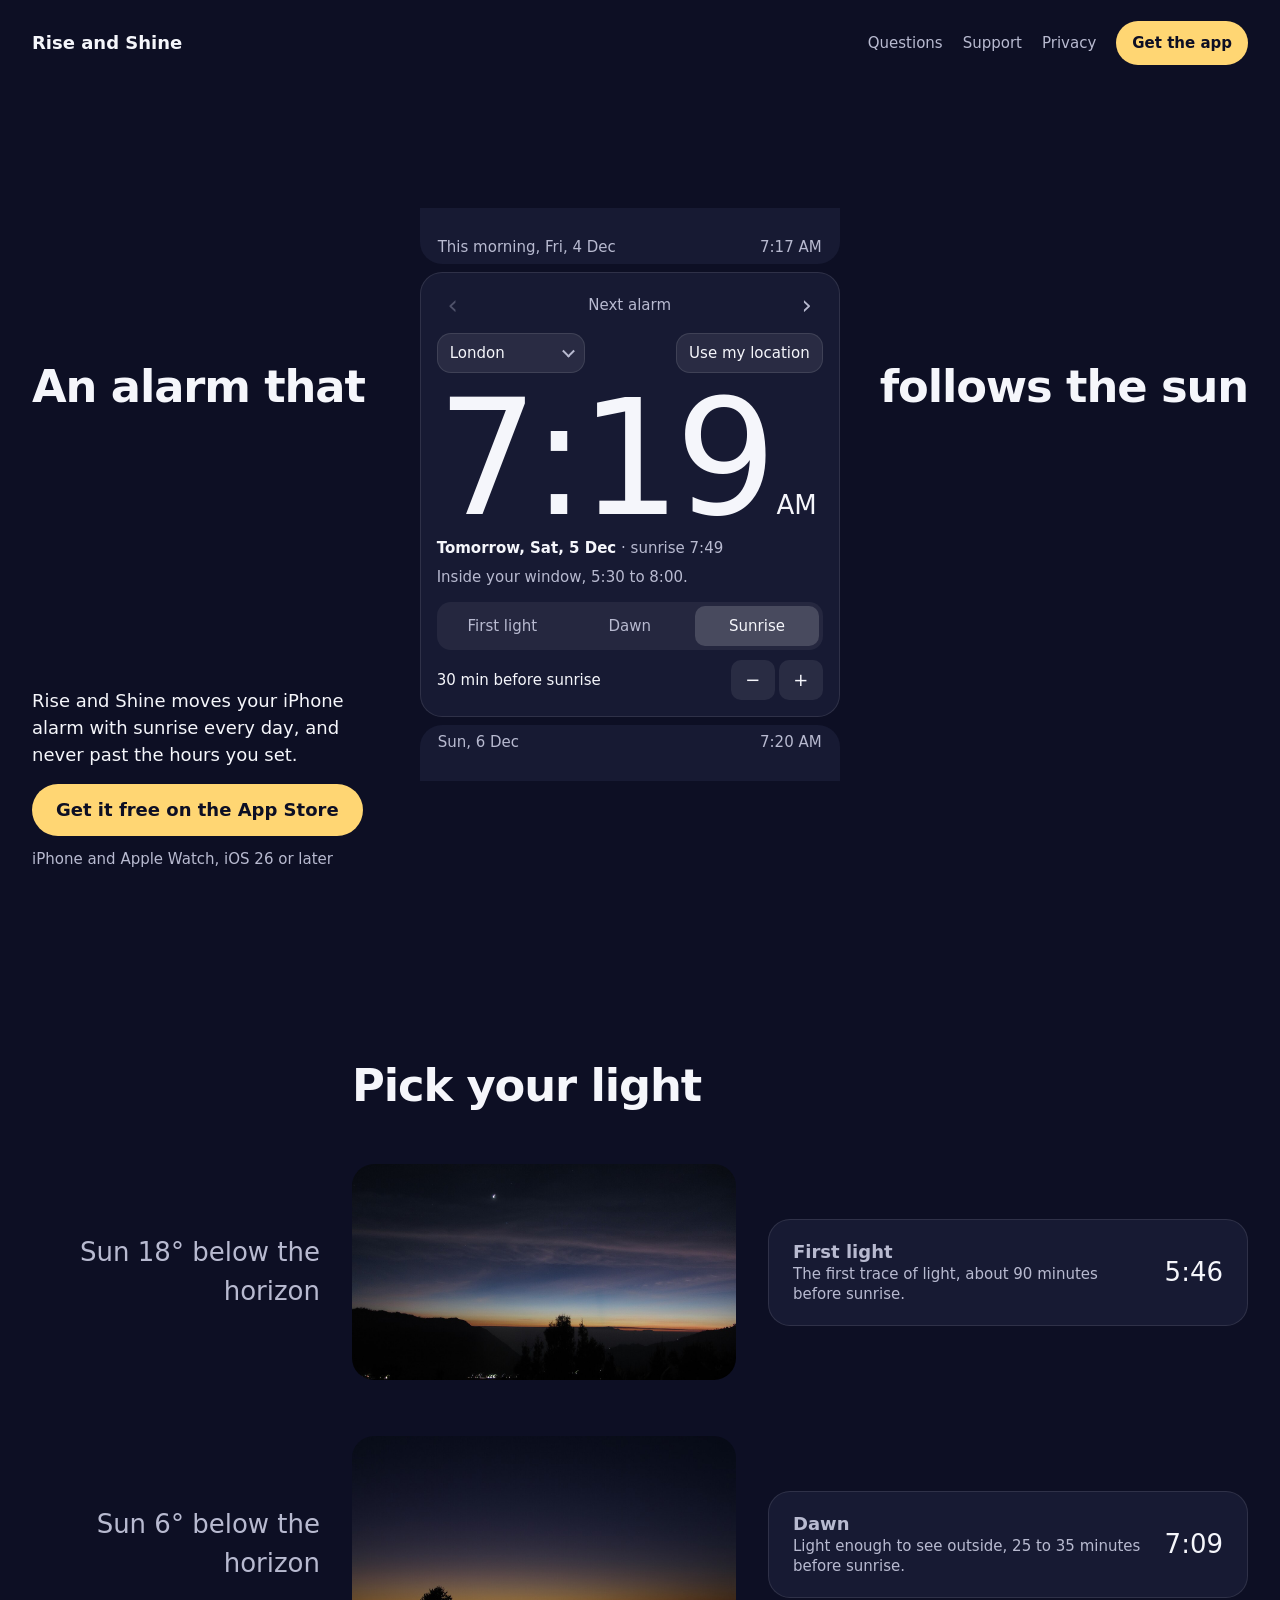
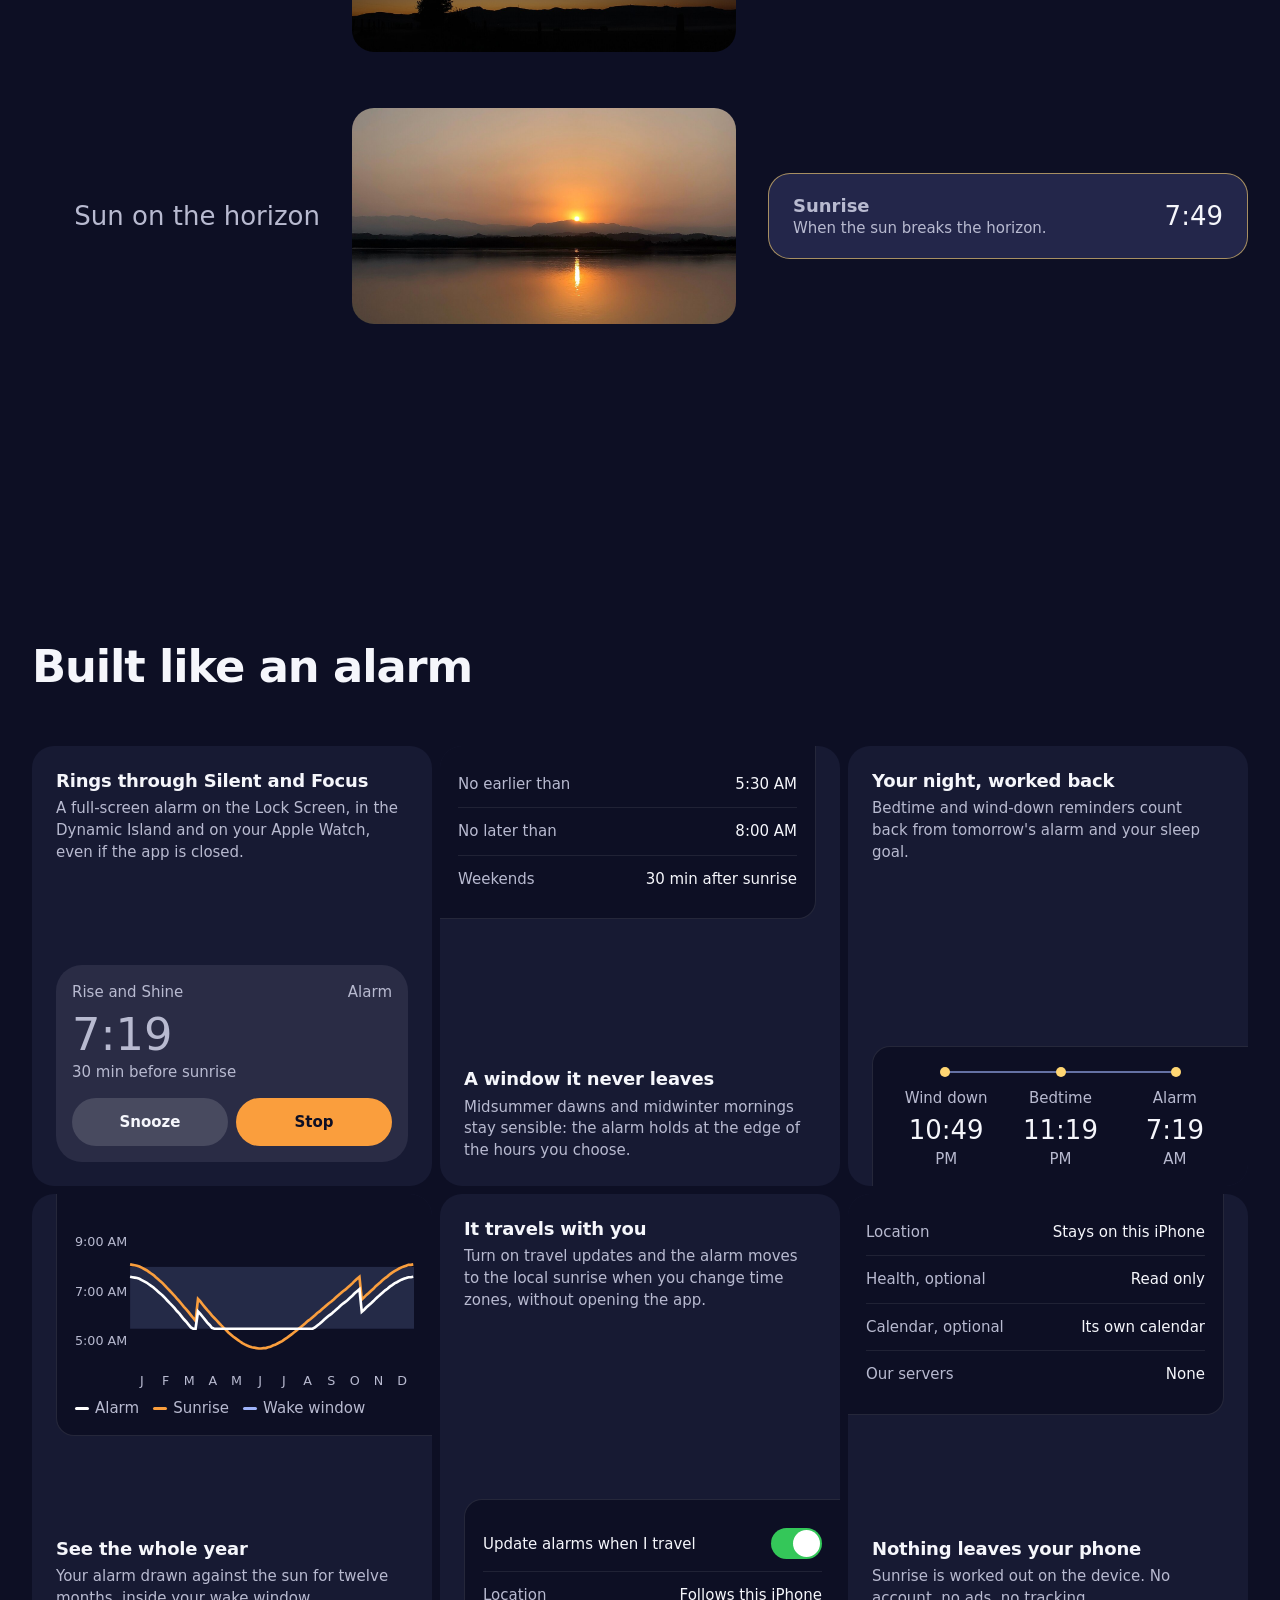
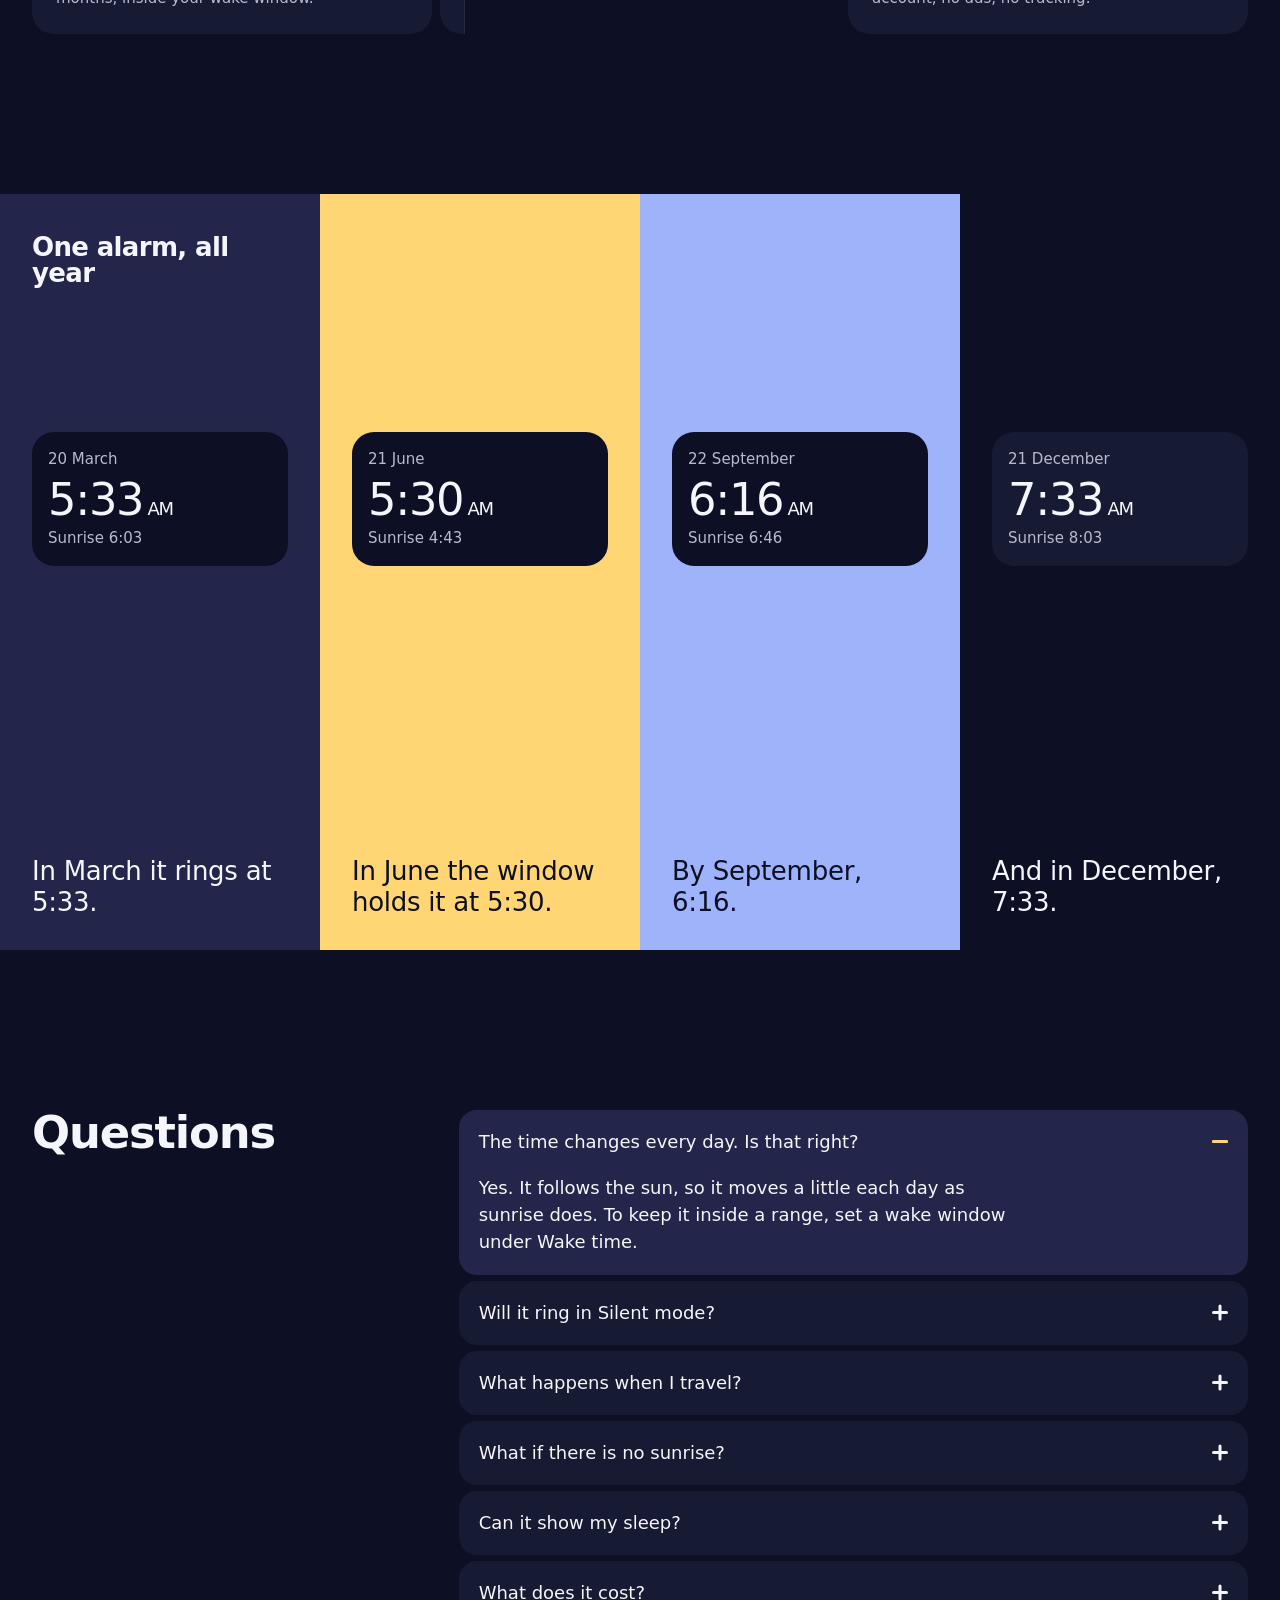
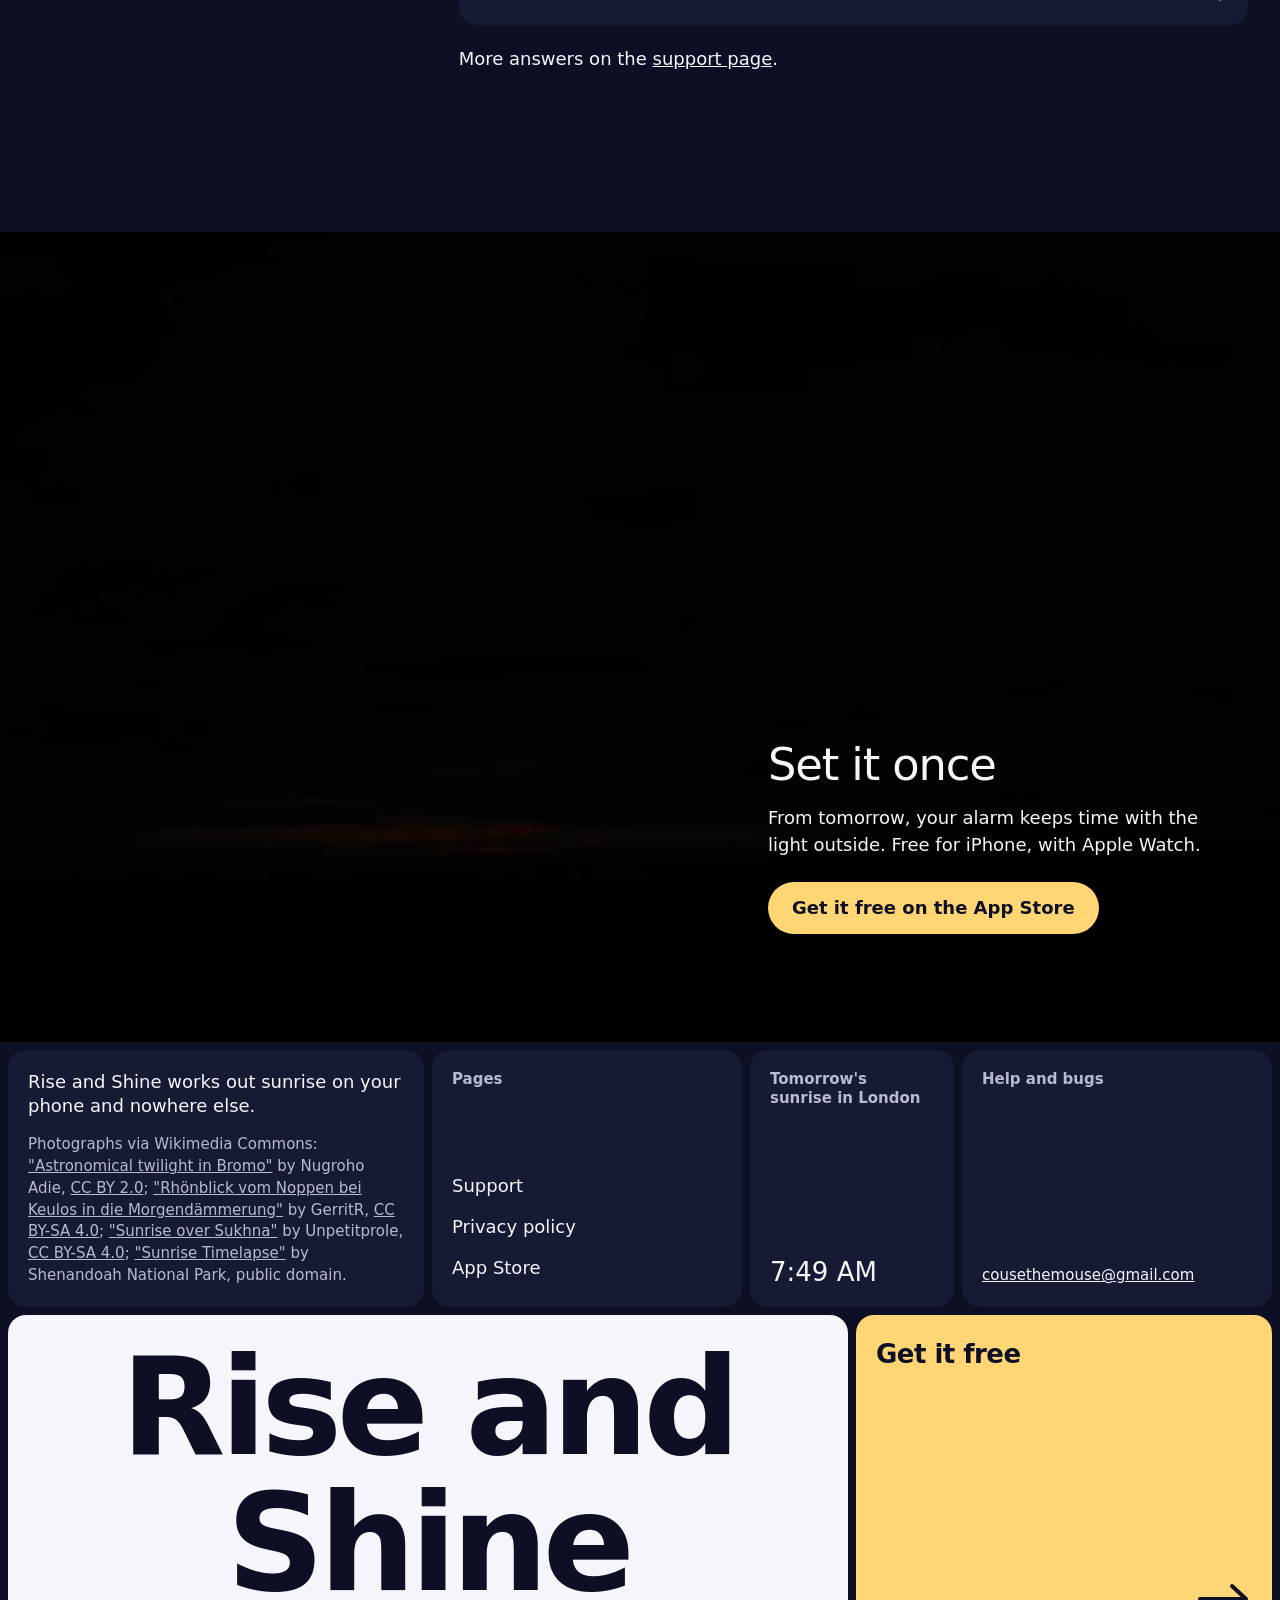
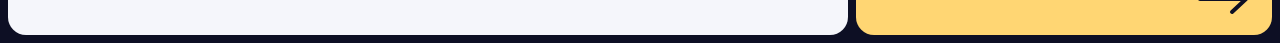
<file: index.html>
<!doctype html>
<html lang="en">
<head>
<meta charset="utf-8">
<meta name="viewport" content="width=device-width, initial-scale=1">
<title>Rise and Shine: Sunrise Alarm for iPhone</title>
<meta name="description" content="An iPhone alarm that moves with sunrise every day, inside the hours you choose. Free on the App Store.">
<meta name="apple-itunes-app" content="app-id=6821180122">
<meta name="color-scheme" content="dark">
<meta name="theme-color" content="#0d0f24">
<link rel="canonical" href="https://lorencouse.github.io/rise-and-shine-site/">
<link rel="icon" href="img/favicon-32.png" sizes="32x32" type="image/png">
<link rel="icon" href="img/icon-192.png" sizes="192x192" type="image/png">
<link rel="apple-touch-icon" href="apple-touch-icon.png">
<meta property="og:type" content="website">
<meta property="og:site_name" content="Rise and Shine">
<meta property="og:title" content="Rise and Shine: Sunrise Alarm">
<meta property="og:description" content="An iPhone alarm that moves with sunrise every day, inside the hours you choose. Free on the App Store.">
<meta property="og:url" content="https://lorencouse.github.io/rise-and-shine-site/">
<meta property="og:image" content="https://lorencouse.github.io/rise-and-shine-site/img/og.png">
<meta property="og:image:width" content="1200">
<meta property="og:image:height" content="630">
<meta property="og:image:alt" content="Rise and Shine: an alarm that follows the sun">
<meta name="twitter:card" content="summary_large_image">
<link rel="stylesheet" href="style.css">
<link rel="stylesheet" href="home.css">
<script src="sun.js" defer></script>
<script src="home.js" defer></script>
</head>
<body>
<header>
  <a class="wordmark" href="#top">Rise and Shine</a>
  <nav aria-label="Site">
    <a class="nav-opt" href="#faq">Questions</a>
    <a class="only-wide" href="support.html">Support</a>
    <a class="only-wide" href="privacy.html">Privacy</a>
    <a class="btn" href="https://apps.apple.com/app/id6821180122">Get the app</a>
  </nav>
</header>

<main id="top">
<div class="hero">
  <h1><span class="a rise">An alarm that</span><span class="b rise" style="--i:1">follows the sun</span></h1>

  <div class="reel rise" style="--i:2">
    <div class="sliver" aria-hidden="true"><span data-f="prevday">Thu 29 Oct</span><span data-f="prevtime">7:02 AM</span></div>
    <!-- the app's own Next alarm card; without script it shows San Francisco on 30 October -->
    <article class="card morning" data-ui>
      <div class="pager">
        <button type="button" class="needs-js" data-step="-1" aria-label="Previous morning" disabled>‹</button>
        <span class="when" data-f="label">Next alarm</span>
        <button type="button" class="needs-js" data-step="1" aria-label="Next morning">›</button>
      </div>
      <div class="row" style="margin-top:6px">
        <label class="select"><span class="sr">City</span>
          <select class="chip" id="city"><option>San Francisco</option></select>
        </label>
        <button type="button" class="chip needs-js" id="here">Use my location</button>
      </div>
      <p class="clock" aria-live="polite"><span data-f="time">7:03</span><small data-f="ampm">AM</small></p>
      <p class="when"><b data-f="day">Fri 30 Oct</b> · <span data-f="sun">sunrise 7:33</span></p>
      <p class="window-note" data-f="note">Inside your window, 5:30 to 8:00.</p>
      <div class="seg needs-js" role="group" aria-label="Wake with">
        <button type="button" data-anchor="firstLight" aria-pressed="false">First light</button>
        <button type="button" data-anchor="dawn" aria-pressed="false">Dawn</button>
        <button type="button" data-anchor="sunrise" aria-pressed="true">Sunrise</button>
      </div>
      <div class="offset">
        <span data-f="offset">30 min before sunrise</span>
        <span class="stepper needs-js">
          <button type="button" data-off="-5" aria-label="Five minutes earlier">−</button>
          <button type="button" data-off="5" aria-label="Five minutes later">+</button>
        </span>
      </div>
    </article>
    <div class="sliver next" aria-hidden="true"><span data-f="nextday">Sat 31 Oct</span><span data-f="nexttime">7:04 AM</span></div>
  </div>

  <div class="below">
    <p class="lede rise" style="--i:3">Rise and Shine moves your iPhone alarm with sunrise every day, and never past the hours you set.</p>
    <div class="actions rise" style="--i:4">
      <a class="btn" href="https://apps.apple.com/app/id6821180122">Get it free on the App Store</a>
      <small>iPhone and Apple Watch, iOS 26 or later</small>
    </div>
  </div>
</div>

<section class="pick wrap" aria-labelledby="pick-h">
  <h2 class="sec-h rise" id="pick-h">Pick your light</h2>
  <div class="light-list" role="radiogroup" aria-labelledby="pick-h">
    <div class="light rise">
      <img class="light-pic" src="img/first-light.jpg" width="1280" height="719" alt="Deep blue sky before dawn, a thin orange band along the horizon" loading="lazy">
      <span class="light-word">Sun 18° below the horizon</span>
      <label class="card light-row" data-ui>
        <input type="radio" name="anchor" value="firstLight">
        <span><b>First light</b><span>The first trace of light, about 90 minutes before sunrise.</span></span>
        <span class="t" data-t="firstLight">6:04</span>
      </label>
    </div>
    <div class="light rise" style="--i:1">
      <img class="light-pic" src="img/dawn.jpg" width="1280" height="853" alt="Hills in silhouette under an amber dawn sky" loading="lazy">
      <span class="light-word">Sun 6° below the horizon</span>
      <label class="card light-row" data-ui>
        <input type="radio" name="anchor" value="dawn">
        <span><b>Dawn</b><span>Light enough to see outside, 25 to 35 minutes before sunrise.</span></span>
        <span class="t" data-t="dawn">7:06</span>
      </label>
    </div>
    <div class="light rise" style="--i:2">
      <img class="light-pic" src="img/sunrise.jpg" width="1280" height="952" alt="The sun clearing a ridge above a still lake" loading="lazy">
      <span class="light-word">Sun on the horizon</span>
      <label class="card light-row" data-ui>
        <input type="radio" name="anchor" value="sunrise" checked>
        <span><b>Sunrise</b><span>When the sun breaks the horizon.</span></span>
        <span class="t" data-t="sunrise">7:33</span>
      </label>
    </div>
  </div>
</section>

<section class="wrap" aria-labelledby="alarm-h">
  <h2 class="sec-h rise" id="alarm-h">Built like an alarm</h2>
  <div class="cells">
    <div class="cell rise">
      <div class="txt"><h3>Rings through Silent and Focus</h3><p>A full-screen alarm on the Lock Screen, in the Dynamic Island and on your Apple Watch, even if the app is closed.</p></div>
      <div class="alert" data-ui>
        <div class="top"><span>Rise and Shine</span><span>Alarm</span></div>
        <p class="big" data-f2="alarm">7:03</p>
        <p class="when" data-f2="rule">30 min before sunrise</p>
        <div class="btns"><span>Snooze</span><span>Stop</span></div>
      </div>
    </div>
    <div class="cell rise" style="--i:1">
      <div class="txt"><h3>A window it never leaves</h3><p>Midsummer dawns and midwinter mornings stay sensible: the alarm holds at the edge of the hours you choose.</p></div>
      <div class="frag kv" data-ui>
        <div><span>No earlier than</span>5:30 AM</div>
        <div><span>No later than</span>8:00 AM</div>
        <div><span>Weekends</span>30 min after sunrise</div>
      </div>
    </div>
    <div class="cell rise" style="--i:2">
      <div class="txt"><h3>Your night, worked back</h3><p>Bedtime and wind-down reminders count back from tomorrow's alarm and your sleep goal.</p></div>
      <div class="frag" data-ui>
        <div class="dots"><i style="left:0"></i><i style="left:50%"></i><i style="left:100%"></i></div>
        <div class="tonight">
          <span>Wind down<b data-f2="wind">10:33</b>PM</span>
          <span>Bedtime<b data-f2="bed">11:03</b>PM</span>
          <span>Alarm<b data-f2="alarm2">7:03</b>AM</span>
        </div>
      </div>
    </div>
    <div class="cell rise">
      <div class="txt"><h3>See the whole year</h3><p>Your alarm drawn against the sun for twelve months, inside your wake window.</p></div>
      <div class="frag year" data-ui>
        <svg id="year" viewBox="0 0 320 170" role="img" aria-label="This year's sunrise and alarm times for the chosen city"></svg>
        <div class="legend"><span><i style="background:#fff"></i>Alarm</span><span><i style="background:var(--sunrise)"></i>Sunrise</span><span><i style="background:var(--moon)"></i>Wake window</span></div>
      </div>
    </div>
    <div class="cell rise" style="--i:1">
      <div class="txt"><h3>It travels with you</h3><p>Turn on travel updates and the alarm moves to the local sunrise when you change time zones, without opening the app.</p></div>
      <div class="frag kv" data-ui>
        <div><span style="color:var(--ink)">Update alarms when I travel</span><i class="toggle" aria-hidden="true"></i></div>
        <div><span>Location</span>Follows this iPhone</div>
      </div>
    </div>
    <div class="cell rise" style="--i:2">
      <div class="txt"><h3>Nothing leaves your phone</h3><p>Sunrise is worked out on the device. No account, no ads, no tracking.</p></div>
      <div class="frag kv" data-ui>
        <div><span>Location</span>Stays on this iPhone</div>
        <div><span>Health, optional</span>Read only</div>
        <div><span>Calendar, optional</span>Its own calendar</div>
        <div><span>Our servers</span>None</div>
      </div>
    </div>
  </div>
</section>

<section class="seasons" aria-labelledby="year-h">
  <div class="fields">
    <div class="field rise">
      <h2 id="year-h">One alarm, all year</h2>
      <div class="mini" data-ui><p class="d" data-s="0d">20 March</p><p class="c" data-s="0c">6:42<small> AM</small></p><p class="s" data-s="0s">Sunrise 7:12</p></div>
      <p class="clause" data-s="0t">In March it rings at 6:42.</p>
    </div>
    <div class="field rise" style="--i:1">
      <div class="mini" data-ui><p class="d" data-s="1d">21 June</p><p class="c" data-s="1c">5:30<small> AM</small></p><p class="s" data-s="1s">Sunrise 5:48</p></div>
      <p class="clause" data-s="1t">In June the window holds it at 5:30.</p>
    </div>
    <div class="field rise" style="--i:2">
      <div class="mini" data-ui><p class="d" data-s="2d">22 September</p><p class="c" data-s="2c">6:27<small> AM</small></p><p class="s" data-s="2s">Sunrise 6:57</p></div>
      <p class="clause" data-s="2t">By September, 6:27.</p>
    </div>
    <div class="field rise" style="--i:3">
      <div class="mini" data-ui><p class="d" data-s="3d">21 December</p><p class="c" data-s="3c">6:51<small> AM</small></p><p class="s" data-s="3s">Sunrise 7:21</p></div>
      <p class="clause" data-s="3t">And in December, 6:51.</p>
    </div>
  </div>
</section>

<section class="wrap" id="faq" aria-labelledby="faq-h">
  <div class="faq-grid">
    <h2 class="sec-h rise" id="faq-h">Questions</h2>
    <div>
      <div class="faq-list">
        <details name="faq" class="rise" open><summary>The time changes every day. Is that right?<i class="pm" aria-hidden="true"></i></summary><p>Yes. It follows the sun, so it moves a little each day as sunrise does. To keep it inside a range, set a wake window under Wake time.</p></details>
        <details name="faq" class="rise" style="--i:1"><summary>Will it ring in Silent mode?<i class="pm" aria-hidden="true"></i></summary><p>Yes. Alarms ring through Silent mode and Focus, just like the Clock app.</p></details>
        <details name="faq" class="rise" style="--i:2"><summary>What happens when I travel?<i class="pm" aria-hidden="true"></i></summary><p>If your location follows your device, the alarm updates each time you open the app. Turn on Update alarms when I travel, and allow Always location access, to have it move without opening the app.</p></details>
        <details name="faq" class="rise" style="--i:3"><summary>What if there is no sunrise?<i class="pm" aria-hidden="true"></i></summary><p>In polar day or night, the alarm rings at the latest time in your wake window.</p></details>
        <details name="faq" class="rise" style="--i:4"><summary>Can it show my sleep?<i class="pm" aria-hidden="true"></i></summary><p>Turn on Health in Settings and allow Sleep access. Last night's sleep then appears on the Home screen. The app only reads; it never writes to Health.</p></details>
        <details name="faq" class="rise" style="--i:5"><summary>What does it cost?<i class="pm" aria-hidden="true"></i></summary><p>Nothing. It is free, with no ads and no in-app purchases. It needs iOS 26 or later.</p></details>
      </div>
      <p class="faq-more rise">More answers on the <a href="support.html">support page</a>.</p>
    </div>
  </div>
</section>

<section class="close" aria-labelledby="close-h">
  <div class="close-pic">
    <video autoplay muted loop playsinline preload="metadata" poster="img/timelapse.jpg" width="854" height="480" aria-hidden="true"><source src="img/timelapse.webm" type="video/webm"></video>
  </div>
  <div class="close-text">
    <h2 id="close-h" class="rise">Set it once</h2>
    <p class="rise" style="--i:1">From tomorrow, your alarm keeps time with the light outside. Free for iPhone, with Apple Watch.</p>
    <a class="btn rise" style="--i:2" href="https://apps.apple.com/app/id6821180122">Get it free on the App Store</a>
  </div>
</section>
</main>

<footer>
  <div class="tile statement">
    <p class="lg">Rise and Shine works out sunrise on your phone and nowhere else.</p>
    <p class="sm">Photographs via Wikimedia Commons: <a href="https://commons.wikimedia.org/wiki/File:Astronomical_twilight_in_Bromo.jpg">"Astronomical twilight in Bromo"</a> by Nugroho Adie, <a href="https://creativecommons.org/licenses/by/2.0/">CC BY 2.0</a>; <a href="https://commons.wikimedia.org/wiki/File:Rh%C3%B6nblick_vom_Noppen_bei_Keulos_in_die_Morgend%C3%A4mmerung.jpg">"Rhönblick vom Noppen bei Keulos in die Morgendämmerung"</a> by GerritR, <a href="https://creativecommons.org/licenses/by-sa/4.0/">CC BY-SA 4.0</a>; <a href="https://commons.wikimedia.org/wiki/File:Sunrise_over_Sukhna.jpg">"Sunrise over Sukhna"</a> by Unpetitprole, <a href="https://creativecommons.org/licenses/by-sa/4.0/">CC BY-SA 4.0</a>; <a href="https://commons.wikimedia.org/wiki/File:Sunrise_Timelapse_(30174294051).webm">"Sunrise Timelapse"</a> by Shenandoah National Park, public domain.</p>
  </div>
  <div class="tile nav"><h2>Pages</h2>
    <ul><li><a href="support.html">Support</a></li><li><a href="privacy.html">Privacy policy</a></li><li><a href="https://apps.apple.com/app/id6821180122">App Store</a></li></ul></div>
  <div class="tile sky" data-sky hidden><h2>Tomorrow's sunrise in <span data-sky="city">San Francisco</span></h2><p class="big" data-sky="next">7:33 AM</p></div>
  <div class="tile mail"><h2>Help and bugs</h2><a href="mailto:cousethemouse@gmail.com">cousethemouse@gmail.com</a></div>
  <div class="tile mark" aria-hidden="true"><p>Rise and Shine</p></div>
  <a class="tile go" href="https://apps.apple.com/app/id6821180122">Get it free
    <svg width="56" height="32" viewBox="0 0 56 32" fill="none" stroke="currentColor" stroke-width="4" stroke-linecap="round" stroke-linejoin="round" aria-hidden="true"><path d="M4 16h46M36 3l14 13-14 13"/></svg></a>
</footer>
</body>
</html>
</file>
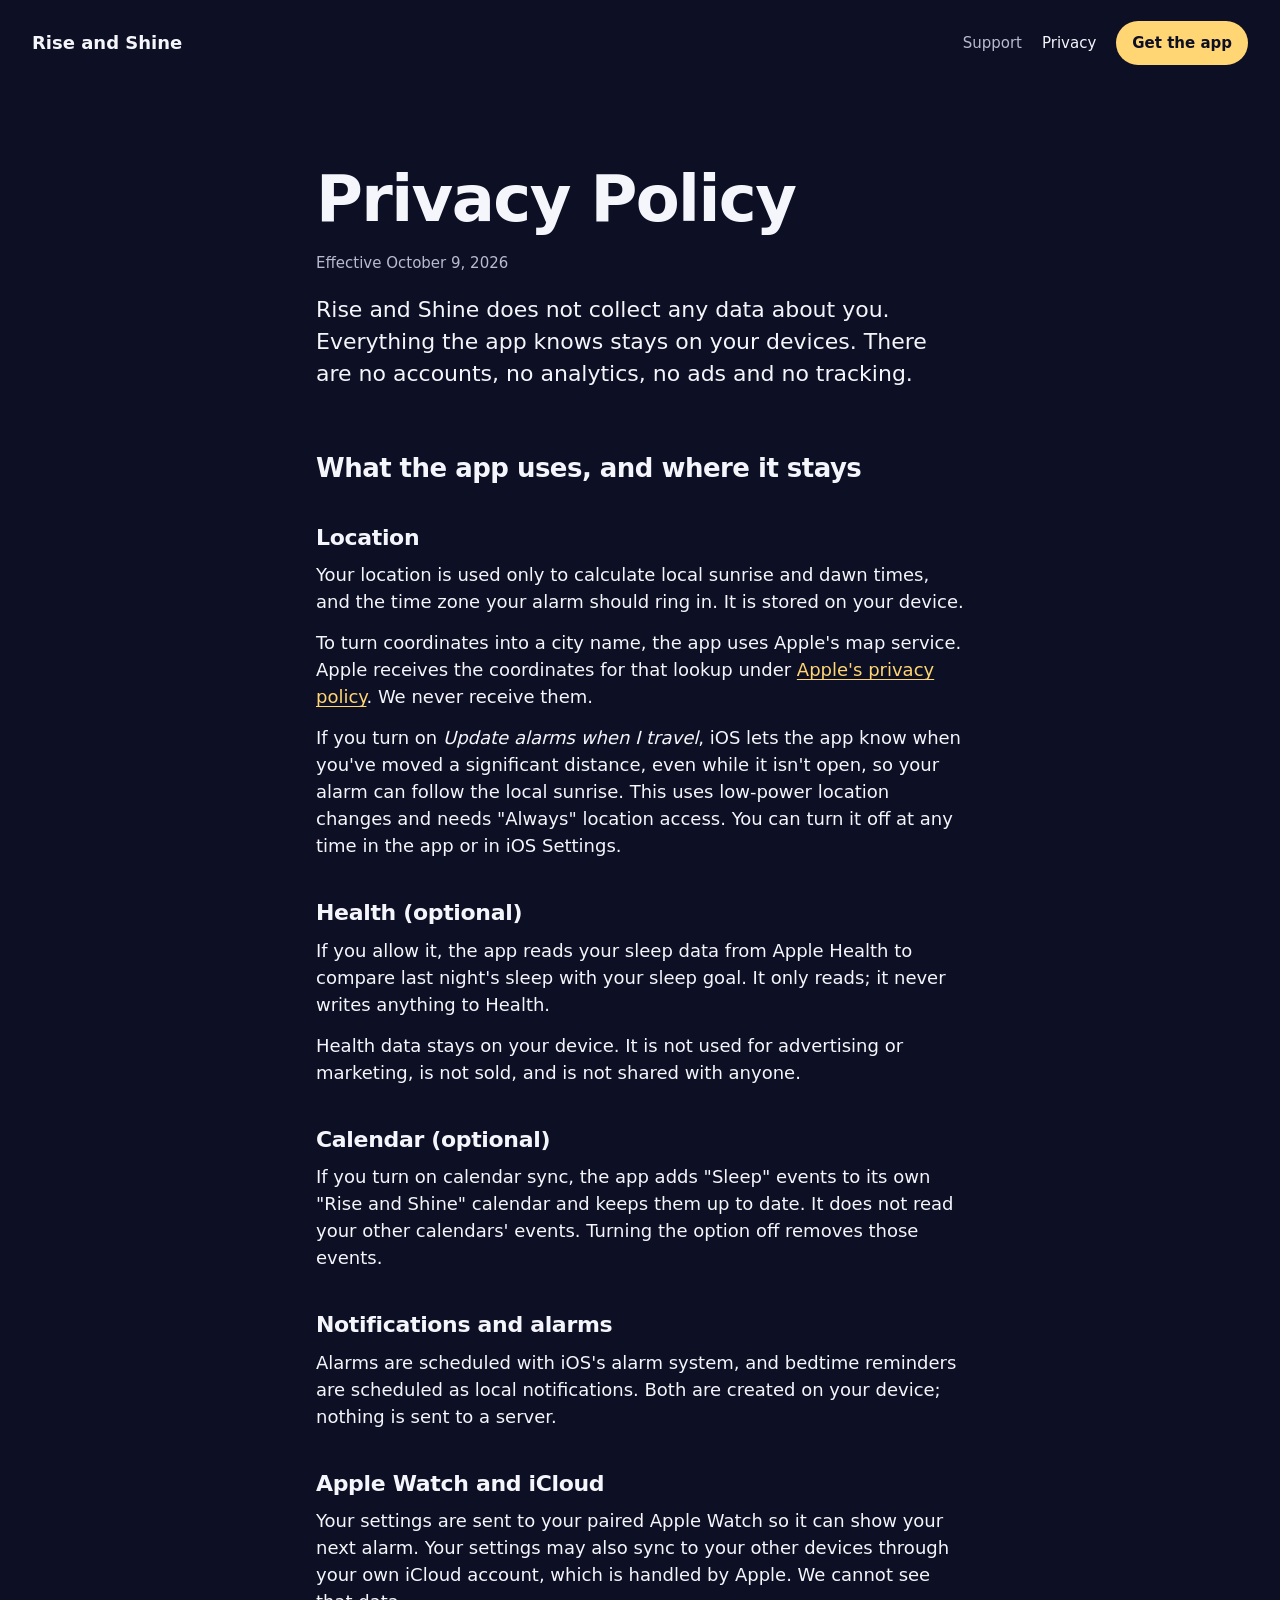
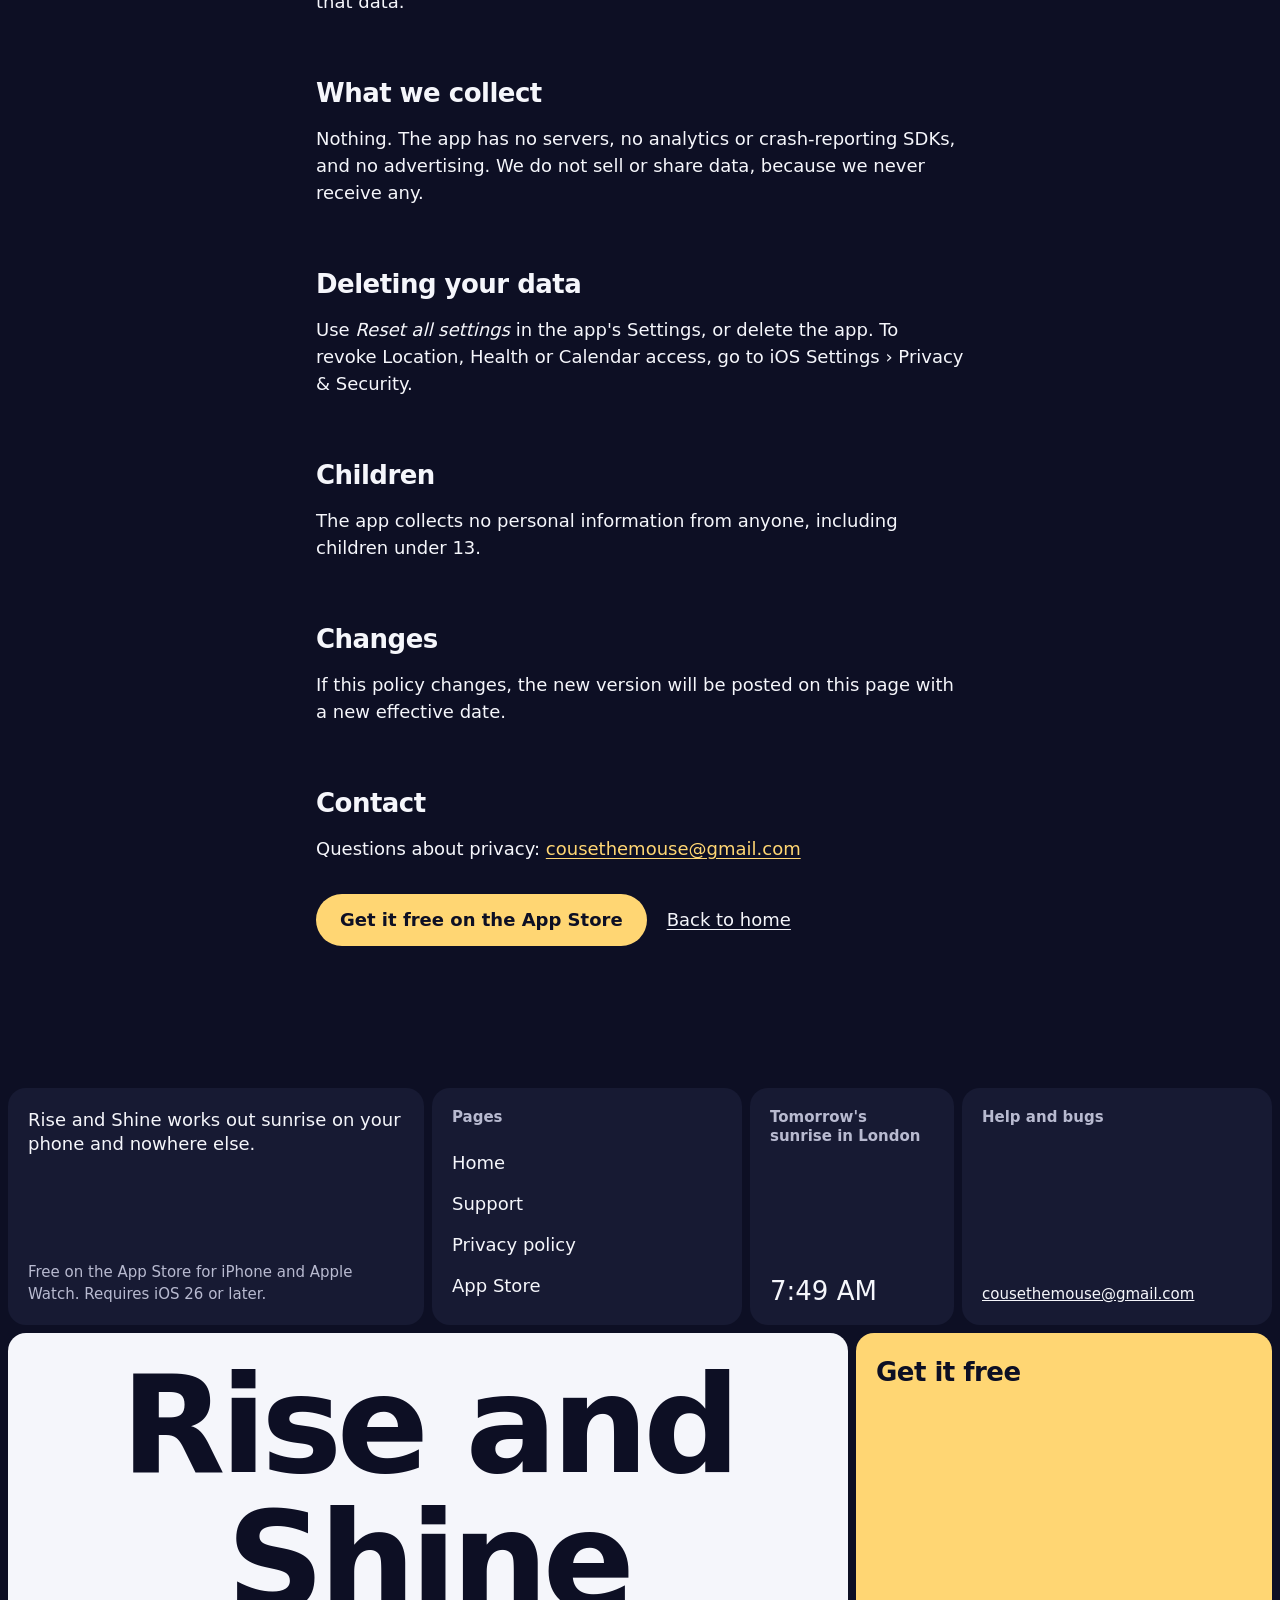
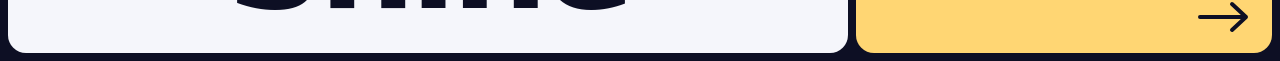
<file: privacy.html>
<!doctype html>
<html lang="en">
<head>
<meta charset="utf-8">
<meta name="viewport" content="width=device-width, initial-scale=1">
<title>Rise and Shine – Privacy Policy</title>
<meta name="description" content="Rise and Shine collects no data about you. No accounts, no analytics, no ads and no tracking.">
<meta name="apple-itunes-app" content="app-id=6821180122">
<meta name="color-scheme" content="dark">
<meta name="theme-color" content="#0d0f24">
<link rel="canonical" href="https://lorencouse.github.io/rise-and-shine-site/privacy.html">
<link rel="icon" href="img/favicon-32.png" sizes="32x32" type="image/png">
<link rel="icon" href="img/icon-192.png" sizes="192x192" type="image/png">
<link rel="apple-touch-icon" href="apple-touch-icon.png">
<meta property="og:type" content="website">
<meta property="og:site_name" content="Rise and Shine">
<meta property="og:title" content="Rise and Shine – Privacy Policy">
<meta property="og:description" content="Rise and Shine collects no data about you. Everything the app knows stays on your devices.">
<meta property="og:url" content="https://lorencouse.github.io/rise-and-shine-site/privacy.html">
<meta property="og:image" content="https://lorencouse.github.io/rise-and-shine-site/img/og.png">
<meta property="og:image:width" content="1200">
<meta property="og:image:height" content="630">
<meta property="og:image:alt" content="Rise and Shine: an alarm that follows the sun">
<meta name="twitter:card" content="summary_large_image">
<link rel="stylesheet" href="style.css">
<script src="sun.js" defer></script>
</head>
<body>
<header>
  <a class="wordmark" href="index.html">Rise and Shine</a>
  <nav aria-label="Site">
    <a href="support.html">Support</a>
    <a class="nav-opt" href="privacy.html" aria-current="page">Privacy</a>
    <a class="btn" href="https://apps.apple.com/app/id6821180122">Get the app</a>
  </nav>
</header>

<main class="doc">
<h1>Privacy Policy</h1>
<p class="meta">Effective October 9, 2026</p>

<p class="lede">Rise and Shine does not collect any data about you. Everything the app knows stays on your devices. There are no accounts, no analytics, no ads and no tracking.</p>

<h2>What the app uses, and where it stays</h2>

<h3>Location</h3>
<p>Your location is used only to calculate local sunrise and dawn times, and the time zone your alarm should ring in. It is stored on your device.</p>
<p>To turn coordinates into a city name, the app uses Apple's map service. Apple receives the coordinates for that lookup under <a href="https://www.apple.com/legal/privacy/">Apple's privacy policy</a>. We never receive them.</p>
<p>If you turn on <em>Update alarms when I travel</em>, iOS lets the app know when you've moved a significant distance, even while it isn't open, so your alarm can follow the local sunrise. This uses low-power location changes and needs "Always" location access. You can turn it off at any time in the app or in iOS Settings.</p>

<h3>Health (optional)</h3>
<p>If you allow it, the app reads your sleep data from Apple Health to compare last night's sleep with your sleep goal. It only reads; it never writes anything to Health.</p>
<p>Health data stays on your device. It is not used for advertising or marketing, is not sold, and is not shared with anyone.</p>

<h3>Calendar (optional)</h3>
<p>If you turn on calendar sync, the app adds "Sleep" events to its own "Rise and Shine" calendar and keeps them up to date. It does not read your other calendars' events. Turning the option off removes those events.</p>

<h3>Notifications and alarms</h3>
<p>Alarms are scheduled with iOS's alarm system, and bedtime reminders are scheduled as local notifications. Both are created on your device; nothing is sent to a server.</p>

<h3>Apple Watch and iCloud</h3>
<p>Your settings are sent to your paired Apple Watch so it can show your next alarm. Your settings may also sync to your other devices through your own iCloud account, which is handled by Apple. We cannot see that data.</p>

<h2>What we collect</h2>
<p>Nothing. The app has no servers, no analytics or crash-reporting SDKs, and no advertising. We do not sell or share data, because we never receive any.</p>

<h2>Deleting your data</h2>
<p>Use <em>Reset all settings</em> in the app's Settings, or delete the app. To revoke Location, Health or Calendar access, go to iOS Settings › Privacy &amp; Security.</p>

<h2>Children</h2>
<p>The app collects no personal information from anyone, including children under 13.</p>

<h2>Changes</h2>
<p>If this policy changes, the new version will be posted on this page with a new effective date.</p>

<h2>Contact</h2>
<p>Questions about privacy: <a href="mailto:cousethemouse@gmail.com">cousethemouse@gmail.com</a></p>
<p class="actions"><a class="btn" href="https://apps.apple.com/app/id6821180122">Get it free on the App Store</a><a href="index.html">Back to home</a></p>
</main>

<footer>
  <div class="tile statement">
    <p class="lg">Rise and Shine works out sunrise on your phone and nowhere else.</p>
    <p class="sm">Free on the App Store for iPhone and Apple Watch. Requires iOS 26 or later.</p>
  </div>
  <div class="tile nav"><h2>Pages</h2>
    <ul><li><a href="index.html">Home</a></li><li><a href="support.html">Support</a></li><li><a href="privacy.html">Privacy policy</a></li><li><a href="https://apps.apple.com/app/id6821180122">App Store</a></li></ul></div>
  <div class="tile sky" data-sky hidden><h2>Tomorrow's sunrise in <span data-sky="city">San Francisco</span></h2><p class="big" data-sky="next">7:33 AM</p></div>
  <div class="tile mail"><h2>Help and bugs</h2><a href="mailto:cousethemouse@gmail.com">cousethemouse@gmail.com</a></div>
  <div class="tile mark" aria-hidden="true"><p>Rise and Shine</p></div>
  <a class="tile go" href="https://apps.apple.com/app/id6821180122">Get it free
    <svg width="56" height="32" viewBox="0 0 56 32" fill="none" stroke="currentColor" stroke-width="4" stroke-linecap="round" stroke-linejoin="round" aria-hidden="true"><path d="M4 16h46M36 3l14 13-14 13"/></svg></a>
</footer>
</body>
</html>
</file>
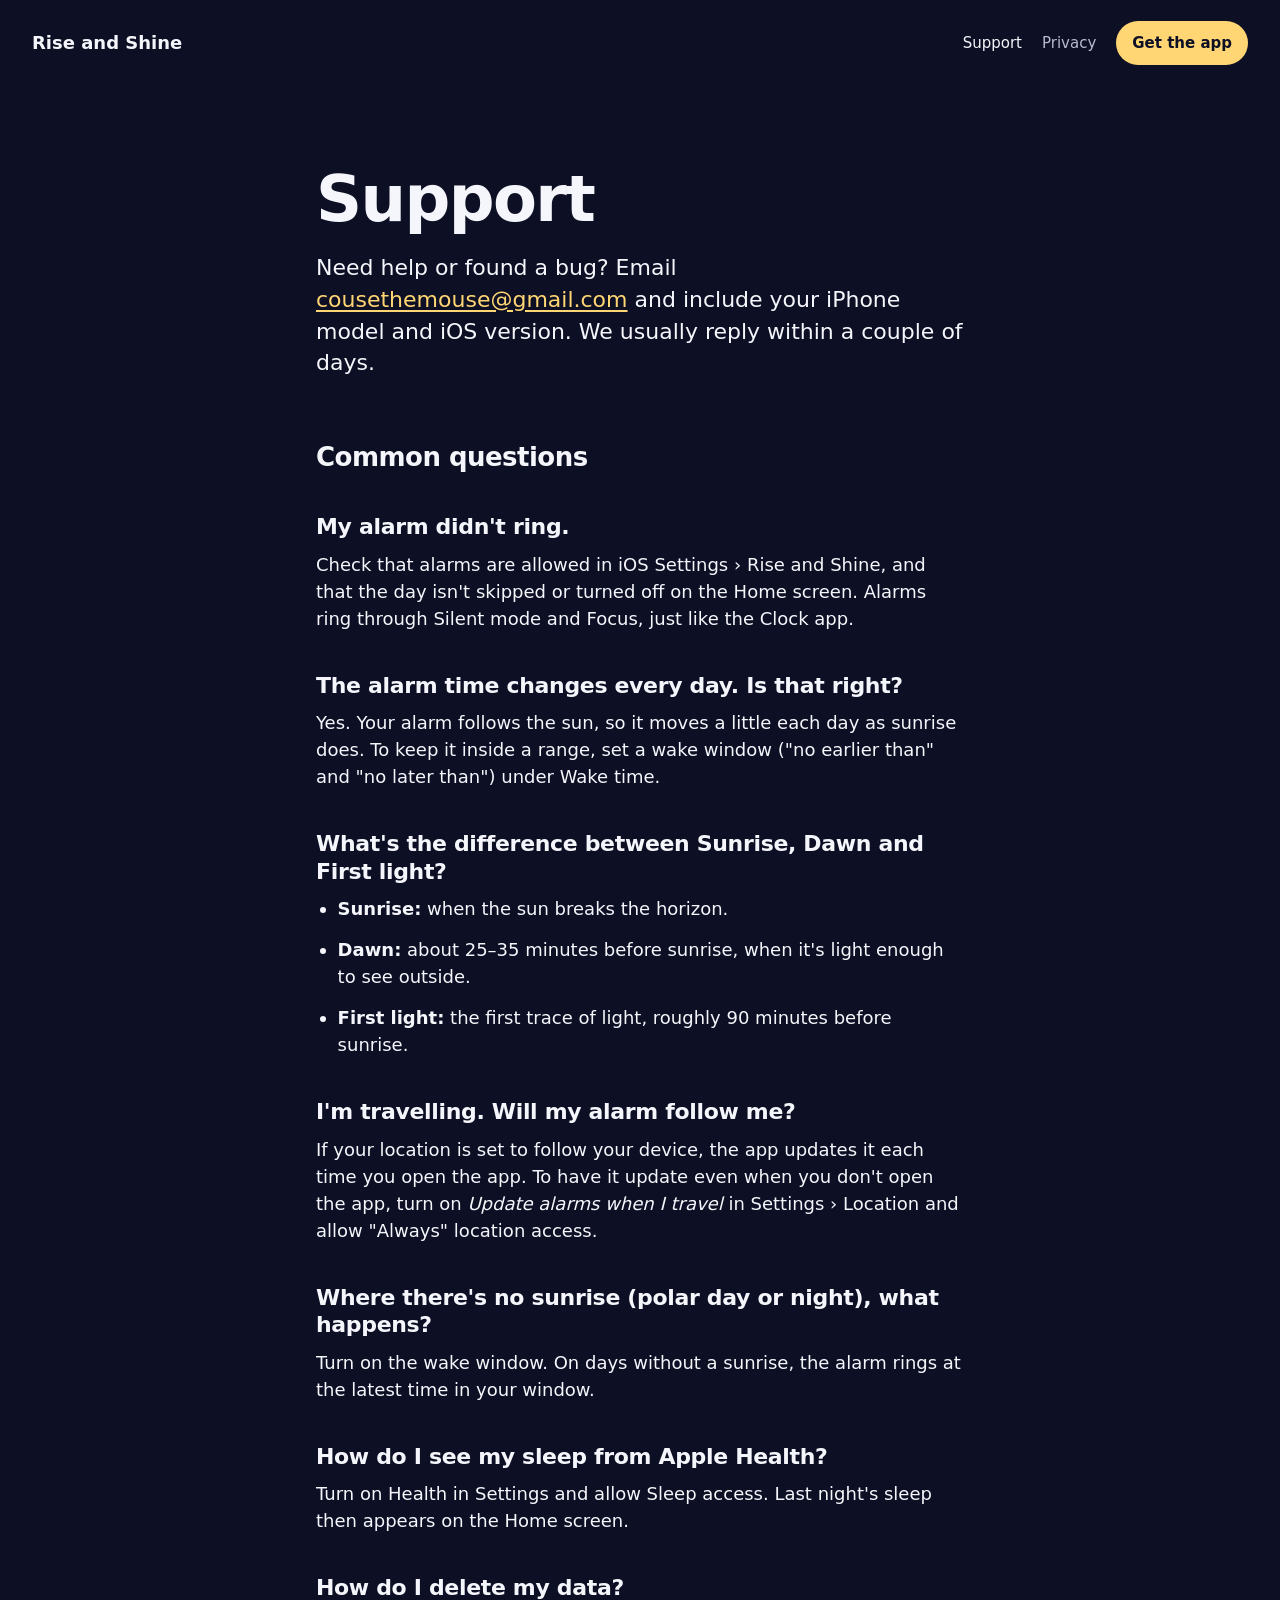
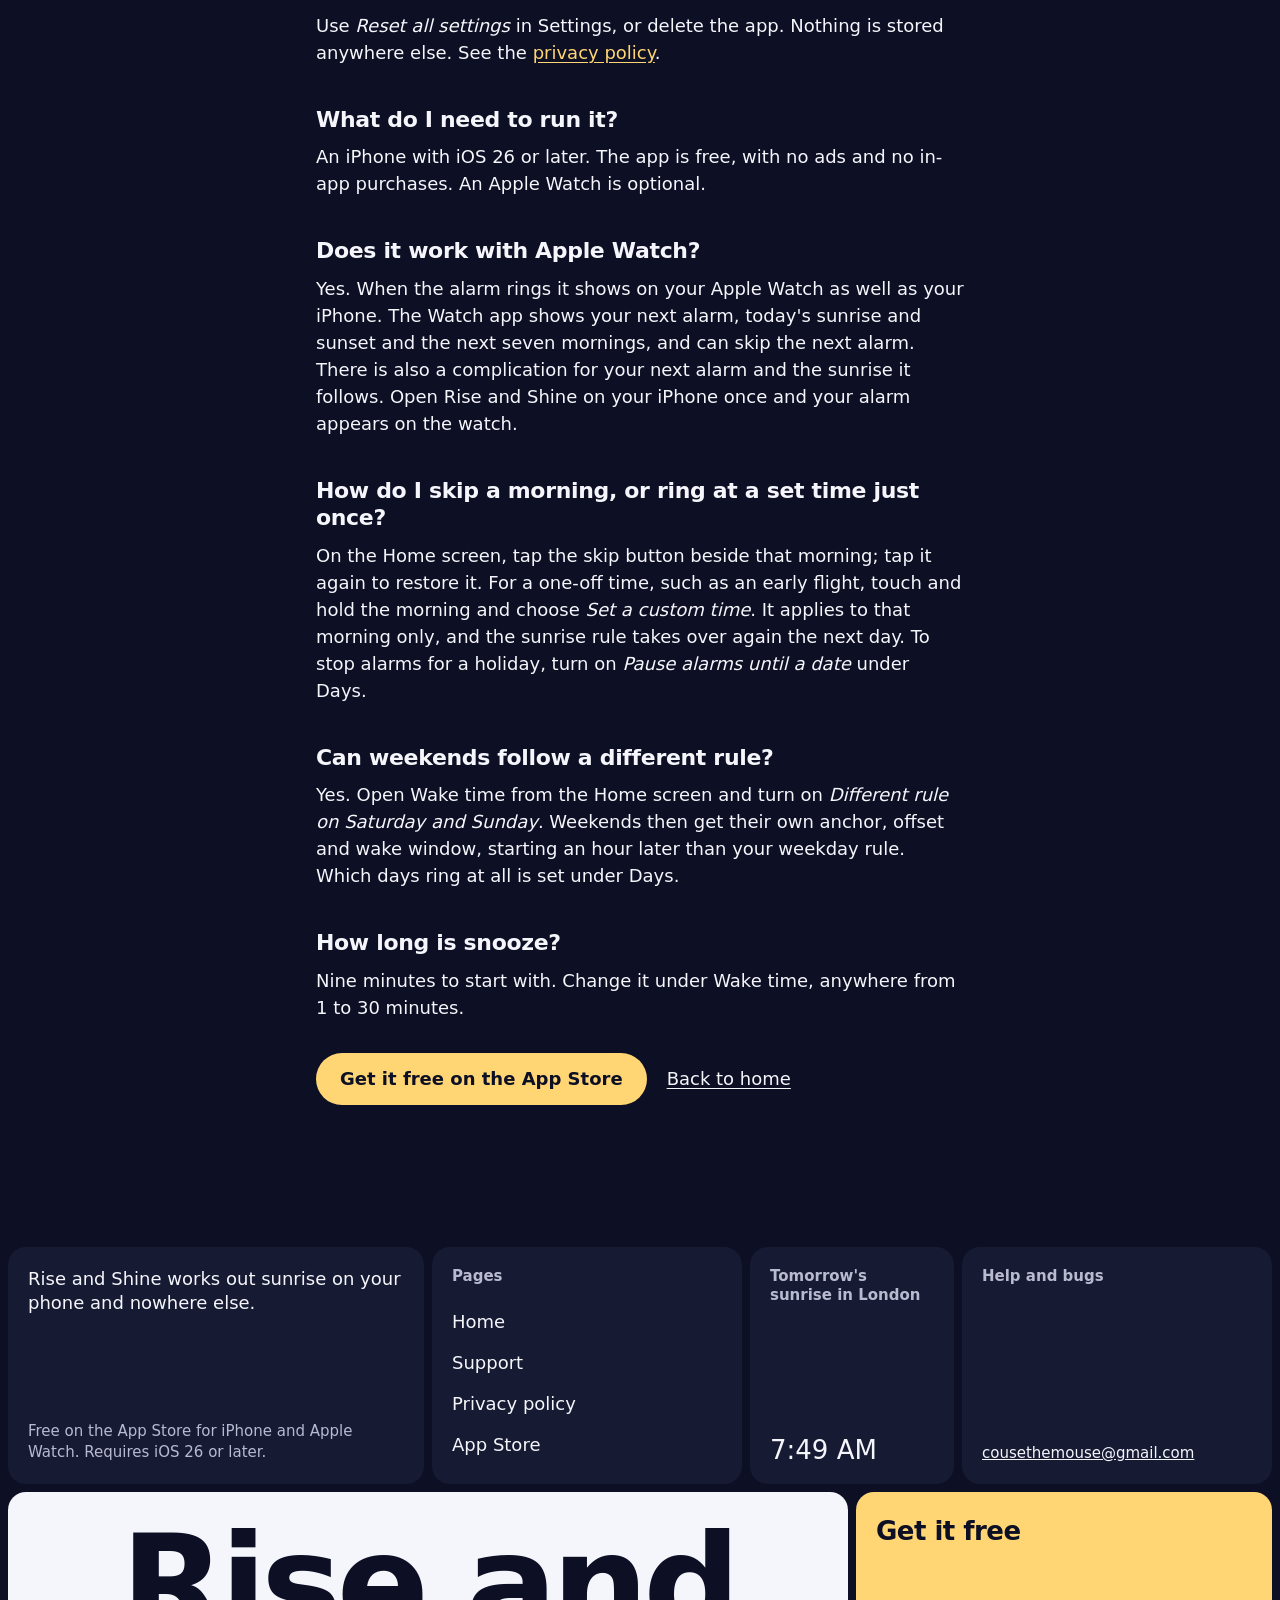
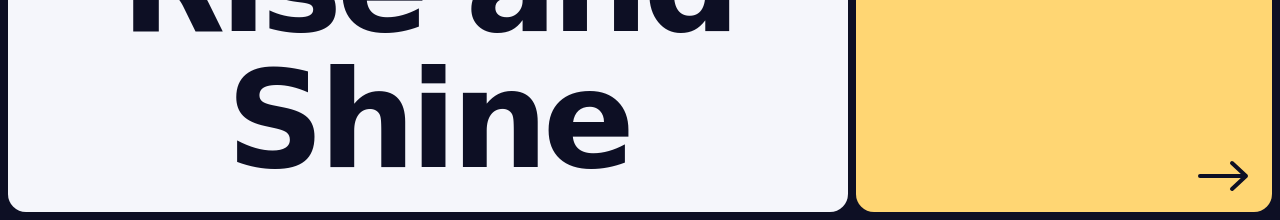
<file: support.html>
<!doctype html>
<html lang="en">
<head>
<meta charset="utf-8">
<meta name="viewport" content="width=device-width, initial-scale=1">
<title>Rise and Shine – Support</title>
<meta name="description" content="Help with Rise and Shine, the iPhone alarm that follows the sun: common questions, and how to reach us.">
<meta name="apple-itunes-app" content="app-id=6821180122">
<meta name="color-scheme" content="dark">
<meta name="theme-color" content="#0d0f24">
<link rel="canonical" href="https://lorencouse.github.io/rise-and-shine-site/support.html">
<link rel="icon" href="img/favicon-32.png" sizes="32x32" type="image/png">
<link rel="icon" href="img/icon-192.png" sizes="192x192" type="image/png">
<link rel="apple-touch-icon" href="apple-touch-icon.png">
<meta property="og:type" content="website">
<meta property="og:site_name" content="Rise and Shine">
<meta property="og:title" content="Rise and Shine – Support">
<meta property="og:description" content="Help with Rise and Shine, the iPhone alarm that follows the sun.">
<meta property="og:url" content="https://lorencouse.github.io/rise-and-shine-site/support.html">
<meta property="og:image" content="https://lorencouse.github.io/rise-and-shine-site/img/og.png">
<meta property="og:image:width" content="1200">
<meta property="og:image:height" content="630">
<meta property="og:image:alt" content="Rise and Shine: an alarm that follows the sun">
<meta name="twitter:card" content="summary_large_image">
<link rel="stylesheet" href="style.css">
<script src="sun.js" defer></script>
</head>
<body>
<header>
  <a class="wordmark" href="index.html">Rise and Shine</a>
  <nav aria-label="Site">
    <a class="nav-opt" href="support.html" aria-current="page">Support</a>
    <a href="privacy.html">Privacy</a>
    <a class="btn" href="https://apps.apple.com/app/id6821180122">Get the app</a>
  </nav>
</header>

<main class="doc">
<h1>Support</h1>
<p class="lede">Need help or found a bug? Email <a href="mailto:cousethemouse@gmail.com">cousethemouse@gmail.com</a> and include your iPhone model and iOS version. We usually reply within a couple of days.</p>

<h2>Common questions</h2>

<h3>My alarm didn't ring.</h3>
<p>Check that alarms are allowed in iOS Settings › Rise and Shine, and that the day isn't skipped or turned off on the Home screen. Alarms ring through Silent mode and Focus, just like the Clock app.</p>

<h3>The alarm time changes every day. Is that right?</h3>
<p>Yes. Your alarm follows the sun, so it moves a little each day as sunrise does. To keep it inside a range, set a wake window ("no earlier than" and "no later than") under Wake time.</p>

<h3>What's the difference between Sunrise, Dawn and First light?</h3>
<ul>
<li><strong>Sunrise:</strong> when the sun breaks the horizon.</li>
<li><strong>Dawn:</strong> about 25–35 minutes before sunrise, when it's light enough to see outside.</li>
<li><strong>First light:</strong> the first trace of light, roughly 90 minutes before sunrise.</li>
</ul>

<h3>I'm travelling. Will my alarm follow me?</h3>
<p>If your location is set to follow your device, the app updates it each time you open the app. To have it update even when you don't open the app, turn on <em>Update alarms when I travel</em> in Settings › Location and allow "Always" location access.</p>

<h3>Where there's no sunrise (polar day or night), what happens?</h3>
<p>Turn on the wake window. On days without a sunrise, the alarm rings at the latest time in your window.</p>

<h3>How do I see my sleep from Apple Health?</h3>
<p>Turn on Health in Settings and allow Sleep access. Last night's sleep then appears on the Home screen.</p>

<h3>How do I delete my data?</h3>
<p>Use <em>Reset all settings</em> in Settings, or delete the app. Nothing is stored anywhere else. See the <a href="privacy.html">privacy policy</a>.</p>

<h3>What do I need to run it?</h3>
<p>An iPhone with iOS 26 or later. The app is free, with no ads and no in-app purchases. An Apple Watch is optional.</p>

<h3>Does it work with Apple Watch?</h3>
<p>Yes. When the alarm rings it shows on your Apple Watch as well as your iPhone. The Watch app shows your next alarm, today's sunrise and sunset and the next seven mornings, and can skip the next alarm. There is also a complication for your next alarm and the sunrise it follows. Open Rise and Shine on your iPhone once and your alarm appears on the watch.</p>

<h3>How do I skip a morning, or ring at a set time just once?</h3>
<p>On the Home screen, tap the skip button beside that morning; tap it again to restore it. For a one-off time, such as an early flight, touch and hold the morning and choose <em>Set a custom time</em>. It applies to that morning only, and the sunrise rule takes over again the next day. To stop alarms for a holiday, turn on <em>Pause alarms until a date</em> under Days.</p>

<h3>Can weekends follow a different rule?</h3>
<p>Yes. Open Wake time from the Home screen and turn on <em>Different rule on Saturday and Sunday</em>. Weekends then get their own anchor, offset and wake window, starting an hour later than your weekday rule. Which days ring at all is set under Days.</p>

<h3>How long is snooze?</h3>
<p>Nine minutes to start with. Change it under Wake time, anywhere from 1 to 30 minutes.</p>

<p class="actions"><a class="btn" href="https://apps.apple.com/app/id6821180122">Get it free on the App Store</a><a href="index.html">Back to home</a></p>
</main>

<footer>
  <div class="tile statement">
    <p class="lg">Rise and Shine works out sunrise on your phone and nowhere else.</p>
    <p class="sm">Free on the App Store for iPhone and Apple Watch. Requires iOS 26 or later.</p>
  </div>
  <div class="tile nav"><h2>Pages</h2>
    <ul><li><a href="index.html">Home</a></li><li><a href="support.html">Support</a></li><li><a href="privacy.html">Privacy policy</a></li><li><a href="https://apps.apple.com/app/id6821180122">App Store</a></li></ul></div>
  <div class="tile sky" data-sky hidden><h2>Tomorrow's sunrise in <span data-sky="city">San Francisco</span></h2><p class="big" data-sky="next">7:33 AM</p></div>
  <div class="tile mail"><h2>Help and bugs</h2><a href="mailto:cousethemouse@gmail.com">cousethemouse@gmail.com</a></div>
  <div class="tile mark" aria-hidden="true"><p>Rise and Shine</p></div>
  <a class="tile go" href="https://apps.apple.com/app/id6821180122">Get it free
    <svg width="56" height="32" viewBox="0 0 56 32" fill="none" stroke="currentColor" stroke-width="4" stroke-linecap="round" stroke-linejoin="round" aria-hidden="true"><path d="M4 16h46M36 3l14 13-14 13"/></svg></a>
</footer>
</body>
</html>
</file>
<file: style.css>
/* Shared by every page: the app's night palette (dark only, like the app), type, header and footer. */
:root {
  color-scheme: dark;
  --bg: #0d0f24;        /* the app's Theme.night */
  --s1: #171a33;
  --s2: #23264a;
  --ink: #f5f6fb;
  --soft: #b8bad0;
  --sun: #ffd673;       /* Theme.sun: the accent, kept for the action and links */
  --sun-hi: #ffe39b;
  --sunrise: #fa9e3d;
  --moon: #9eb3fa;
  --sans: -apple-system, BlinkMacSystemFont, system-ui, "Helvetica Neue", sans-serif;
  --round: ui-rounded, "SF Pro Rounded", var(--sans);
  --m: 16px;
  /* five steps: small, body, sub, display, clock */
  --t-small: 15px; --t-body: 18px; --t-sub: 26px;
  --t-display: clamp(38px, 9.4vw, 64px);
  --t-clock: clamp(84px, 24vw, 160px);
  --ease: cubic-bezier(.2,.7,.2,1);
}
@media (min-width: 768px) { :root { --m: 32px; } }
* { box-sizing: border-box; }
html { -webkit-text-size-adjust: 100%; background: var(--bg); }
body { margin: 0; background: var(--bg); color: var(--ink); font: 400 var(--t-body)/1.5 var(--sans); }
a { color: inherit; }
img, video { display: block; max-width: 100%; }
h1, h2, h3 { margin: 0; font-weight: 600; letter-spacing: -0.025em; line-height: 1.02; }
p { margin: 0; }
:focus-visible { outline: 3px solid var(--sun); outline-offset: 3px; }
.sr { position: absolute; width: 1px; height: 1px; overflow: hidden; clip-path: inset(50%); white-space: nowrap; }
.btn { display: inline-flex; align-items: center; justify-content: center; min-height: 52px; padding: 0 24px; border-radius: 999px; background: var(--sun); color: var(--bg); font: 600 var(--t-body)/1 var(--sans); text-decoration: none; transition: transform .15s var(--ease), background .15s; }
.btn:hover { background: var(--sun-hi); }
.btn:active { transform: scale(.97); }
.wrap { padding-inline: var(--m); }

/* header: wordmark, a few links, one action */
header { display: flex; align-items: center; justify-content: space-between; gap: 16px; padding: 12px var(--m); }
.wordmark { font: 600 var(--t-body)/1 var(--round); text-decoration: none; white-space: nowrap; padding: 12px 0; }
header nav { display: flex; align-items: center; gap: 20px; font-size: var(--t-small); }
header nav a:not(.btn) { text-decoration: none; color: var(--soft); padding: 12px 0; white-space: nowrap; }
header nav a:not(.btn):hover, header nav a[aria-current] { color: var(--ink); }
header .btn { min-height: 44px; padding: 0 16px; font-size: var(--t-small); white-space: nowrap; }
.only-wide { display: none; }
@media (max-width: 399px) { header nav { gap: 16px; } header nav .nav-opt { display: none; } }
@media (min-width: 768px) { .only-wide { display: inline; } }
@media (min-width: 1100px) { header { padding-block: 20px; } }

/* footer of tiles */
footer { padding: 6px; display: grid; grid-template-columns: 1fr 1fr; gap: 6px; }
.tile { background: var(--s1); border-radius: 18px; padding: 20px; min-height: 150px; display: flex; flex-direction: column; justify-content: space-between; gap: 16px; }
.tile[hidden] { display: none; }
.tile.mark { grid-column: 1 / -1; order: 2; min-height: 160px; background: var(--ink); color: var(--bg); justify-content: center; align-items: center; }
.tile.mark p { font: 600 clamp(44px, 11vw, 136px)/1 var(--round); letter-spacing: -0.04em; text-align: center; }
.tile.go { grid-column: 1 / -1; order: 1; background: var(--sun); color: var(--bg); text-decoration: none; font-size: var(--t-sub); font-weight: 600; letter-spacing: -0.02em; transition: background .15s; }
.tile.go:hover { background: var(--sun-hi); }
.tile.go svg { align-self: flex-end; transition: transform .2s var(--ease); }
.tile.go:hover svg { transform: translateX(6px); }
.tile h2 { font-size: var(--t-small); font-weight: 600; letter-spacing: 0; line-height: 1.3; color: var(--soft); }
.tile ul { list-style: none; margin: 0; padding: 0; display: grid; gap: 2px; font-size: var(--t-body); }
.tile ul a { text-decoration: none; display: inline-block; padding: 6px 0; }
.tile ul a:hover { color: var(--sun); }
.tile .lg { font-size: var(--t-body); line-height: 1.35; }
.tile .sm { font-size: var(--t-small); color: var(--soft); line-height: 1.45; }
.tile .sm a:hover { color: var(--ink); }
.tile .big { font: 300 var(--t-sub)/1.1 var(--round); }
.tile.statement { grid-column: 1 / -1; }
.tile.mail { grid-column: 1 / -1; }
.tile.mail a { font-size: var(--t-small); word-break: break-all; }
.tile.mail a:hover { color: var(--sun); }
@media (min-width: 768px) {
  footer { grid-template-columns: repeat(12, 1fr); gap: 8px; padding: 8px; }
  .tile.statement { grid-column: 1 / -1; min-height: 0; }
  .tile.nav { grid-column: span 4; }
  .tile.sky { grid-column: span 3; }
  .tile.mail { grid-column: span 5; }
  .tile.mark { grid-column: span 8; order: 0; min-height: 320px; }
  .tile.go { grid-column: span 4; order: 0; min-height: 320px; }
  /* without the sky tile (no script) the help tile takes its place */
  footer:has(.tile.sky[hidden]) .tile.mail { grid-column: span 8; }
}
@media (min-width: 1100px) {
  .tile.statement { grid-column: span 4; min-height: 220px; }
  .tile.nav { grid-column: span 3; }
  .tile.sky { grid-column: span 2; }
  .tile.mail { grid-column: span 3; }
  footer:has(.tile.sky[hidden]) .tile.mail { grid-column: span 5; }
}

/* document pages (Support, Privacy, 404): one 680px reading column */
.doc { max-width: 680px; margin: 0 auto; padding: 48px 16px 120px; }
.doc h1 { font-size: var(--t-display); margin-bottom: 20px; }
.doc h2 { font-size: var(--t-sub); letter-spacing: -0.02em; line-height: 1.15; margin: 64px 0 16px; }
.doc h3 { font-size: 22px; letter-spacing: -0.015em; line-height: 1.25; margin: 40px 0 10px; }
.doc p, .doc li { margin: 0 0 14px; }
.doc ul { padding-left: 1.2em; margin: 0 0 14px; }
.doc a:not(.btn) { color: var(--sun); text-underline-offset: 3px; }
.doc a:not(.btn):hover { color: var(--sun-hi); }
.doc .meta { color: var(--soft); font-size: var(--t-small); margin-bottom: 20px; }
.doc .lede { font-size: 22px; line-height: 1.45; }
.doc .actions { display: flex; flex-wrap: wrap; gap: 12px 20px; align-items: center; margin-top: 32px; }
.doc .actions a:not(.btn) { color: var(--ink); }
@media (min-width: 768px) { .doc { padding-top: 80px; } }
</file>
<file: home.css>
/* Home only: the hero's live alarm card and the five sections under it. Tokens live in style.css. */

/* hero: the sentence split by the frame; the frame is tomorrow's alarm, worked out live */
.hero { padding: 4px var(--m) 0; }
.hero h1 { font-size: var(--t-display); }
.hero h1 span { display: block; }
.hero h1 .b { text-align: right; }
.reel { margin: 12px 0 16px; }
.sliver { height: 28px; overflow: hidden; border-radius: 0 0 22px 22px; background: var(--s1); display: flex; align-items: flex-end; justify-content: space-between; padding: 0 18px 6px; font-size: var(--t-small); color: var(--soft); }
.sliver.next { border-radius: 22px 22px 0 0; align-items: flex-start; padding: 6px 18px 0; }
.reel .morning { margin: 8px 0; }
.lede { max-width: 34ch; }
.hero .actions { display: flex; flex-wrap: wrap; align-items: center; gap: 12px 20px; margin-top: 16px; }
.hero .actions small { font-size: var(--t-small); color: var(--soft); }

/* the app's own surfaces, inside data-ui fragments only */
[data-ui] { font-family: var(--sans); color: var(--ink); }
.card { background: var(--s1); border: 1px solid rgba(255,255,255,.10); border-radius: 22px; padding: 16px; }
.morning { display: flex; flex-direction: column; }
.morning .row { display: flex; align-items: center; justify-content: space-between; gap: 8px; font-size: var(--t-small); color: var(--soft); }
.chip { display: inline-flex; align-items: center; gap: 6px; min-height: 40px; padding: 0 12px; border-radius: 14px; background: rgba(255,255,255,.08); border: 1px solid rgba(255,255,255,.10); color: var(--ink); font: 500 var(--t-small)/1 var(--sans); cursor: pointer; }
select.chip { appearance: none; -webkit-appearance: none; padding-right: 30px; }
.chip:hover { background: rgba(255,255,255,.14); }
.select { position: relative; display: inline-block; }
.select::after { content: ""; position: absolute; right: 12px; top: 50%; width: 7px; height: 7px; border: solid var(--soft); border-width: 0 2px 2px 0; transform: translateY(-70%) rotate(45deg); pointer-events: none; }
.clock { font: 200 var(--t-clock)/0.9 var(--round); letter-spacing: -0.04em; margin: 14px 0 6px; font-variant-numeric: tabular-nums; }
.clock small { font-size: var(--t-sub); font-weight: 300; letter-spacing: 0; margin-left: 6px; }
.when { font-size: var(--t-small); color: var(--soft); }
.when b { color: var(--ink); font-weight: 600; }
.seg { display: grid; grid-template-columns: repeat(3, 1fr); gap: 4px; padding: 4px; margin-top: 14px; background: rgba(255,255,255,.06); border-radius: 14px; }
.seg button { min-height: 40px; border: 0; border-radius: 10px; background: transparent; color: var(--soft); font: 500 var(--t-small)/1 var(--sans); cursor: pointer; transition: background .15s, color .15s; }
.seg button[aria-pressed="true"] { background: rgba(255,255,255,.16); color: var(--ink); }
.seg button:hover { color: var(--ink); }
.offset { display: flex; align-items: center; justify-content: space-between; margin-top: 10px; font-size: var(--t-small); }
.stepper { display: flex; gap: 4px; }
.stepper button { width: 44px; height: 40px; border: 0; border-radius: 10px; background: rgba(255,255,255,.08); color: var(--ink); font: 400 var(--t-body)/1 var(--sans); cursor: pointer; transition: background .15s, transform .1s; }
.stepper button:hover { background: rgba(255,255,255,.14); }
.stepper button:active { transform: scale(.94); }
.window-note { margin-top: 6px; font-size: var(--t-small); color: var(--soft); }
.window-note b { color: var(--sun); font-weight: 600; }
.pager { display: flex; justify-content: space-between; align-items: center; gap: 8px; margin: -6px -6px 0; }
.pager button { width: 44px; height: 44px; border: 0; border-radius: 50%; background: transparent; color: var(--soft); font: 400 var(--t-sub)/1 var(--sans); cursor: pointer; }
.pager button:hover:not(:disabled) { color: var(--ink); background: rgba(255,255,255,.08); }
.pager button:disabled { opacity: .35; cursor: default; }

/* sections */
section { padding-block: 96px; }
.sec-h { font-size: var(--t-display); margin-bottom: 40px; max-width: 16ch; }

/* pick your light: one row, three states; the sky itself beside each */
.light-list { display: grid; gap: 48px; }
.light { display: grid; gap: 10px; }
.light-pic { width: 100%; height: auto; aspect-ratio: 16 / 9; object-fit: cover; border-radius: 22px; }
.light-word { font-size: var(--t-body); color: var(--soft); }
.light-row { position: relative; display: grid; grid-template-columns: 1fr auto; align-items: center; gap: 14px; cursor: pointer; transition: background .15s, transform .15s var(--ease); }
.light-row:hover { background: var(--s2); }
.light-row b { display: block; font-size: var(--t-body); font-weight: 600; }
.light-row span { display: block; font-size: var(--t-small); color: var(--soft); line-height: 1.35; }
.light-row .t { font: 300 var(--t-sub)/1 var(--round); color: var(--ink); font-variant-numeric: tabular-nums; text-align: right; white-space: nowrap; }
.light-row input { position: absolute; opacity: 0; pointer-events: none; }
.light-row:has(input:checked) { background: var(--s2); border-color: rgba(255,214,115,.6); }
.light-row:has(input:focus-visible) { outline: 3px solid var(--sun); outline-offset: 3px; }

/* built like an alarm: staggered fragment cells */
.cells { display: grid; gap: 6px; }
.cell { background: var(--s1); border-radius: 22px; overflow: hidden; display: flex; flex-direction: column; justify-content: space-between; gap: 24px; padding: 24px 0 0; }
.cell .txt { padding: 0 24px; }
.cell h3 { font-size: var(--t-body); letter-spacing: -0.01em; line-height: 1.25; margin-bottom: 6px; }
.cell p { font-size: var(--t-small); color: var(--soft); line-height: 1.45; max-width: 36ch; }
.frag { margin: 0 0 -1px 24px; border-radius: 18px 0 0 0; background: var(--bg); padding: 16px 18px; border: 1px solid rgba(255,255,255,.10); border-right: 0; border-bottom: 0; }
.cell:nth-child(even) .frag { margin: 0 24px -1px 0; border-radius: 0 18px 0 0; border: 1px solid rgba(255,255,255,.10); border-left: 0; border-bottom: 0; }
.alert { background: #2a2c45; border-radius: 26px; padding: 16px; margin: 0 24px 24px; }
.alert .top { display: flex; justify-content: space-between; font-size: var(--t-small); color: var(--soft); }
.alert .big { font: 300 var(--t-display)/1 var(--round); margin: 10px 0 4px; }
.alert .btns { display: grid; grid-template-columns: 1fr 1fr; gap: 8px; margin-top: 14px; }
.alert .btns span { display: grid; place-items: center; height: 48px; border-radius: 24px; background: rgba(255,255,255,.14); font-weight: 600; font-size: var(--t-small); }
.alert .btns span:last-child { background: var(--sunrise); color: var(--bg); }
.kv { font-size: var(--t-small); }
.kv div { display: flex; justify-content: space-between; align-items: center; gap: 12px; padding: 12px 0; }
.kv div + div { border-top: 1px solid rgba(255,255,255,.08); } /* taste-skill-ignore: a settings list inside the app's own fragment */
.kv span { color: var(--soft); }
.toggle { width: 51px; height: 31px; border-radius: 16px; background: #34c759; position: relative; flex: none; }
.toggle::after { content: ""; position: absolute; right: 2px; top: 2px; width: 27px; height: 27px; border-radius: 50%; background: #fff; }
.tonight { display: grid; grid-template-columns: repeat(3, 1fr); text-align: center; gap: 4px; font-size: var(--t-small); color: var(--soft); }
.tonight b { display: block; font: 400 var(--t-sub)/1.2 var(--round); color: var(--ink); margin: 6px 0 2px; }
.dots { position: relative; height: 10px; margin: 4px 16% 10px; }
.dots::before { content: ""; position: absolute; left: 0; right: 0; top: 4px; height: 2px; background: var(--moon); opacity: .6; }
.dots i { position: absolute; top: 0; width: 10px; height: 10px; border-radius: 50%; background: var(--sun); transform: translateX(-50%); }
.year svg { width: 100%; height: auto; display: block; }
.year .legend { display: flex; gap: 14px; flex-wrap: wrap; font-size: var(--t-small); color: var(--soft); margin-top: 8px; }
.year .legend i { display: inline-block; width: 14px; height: 3px; border-radius: 2px; vertical-align: middle; margin-right: 6px; }

/* one alarm, all year: four fields */
.seasons { padding: 0; }
.fields { display: grid; }
.field { padding: 40px var(--m) 48px; display: flex; flex-direction: column; gap: 24px; }
.field:nth-child(1) { background: var(--s2); }
.field:nth-child(2) { background: var(--sun); color: var(--bg); }
.field:nth-child(3) { background: var(--moon); color: var(--bg); }
.field:nth-child(4) { background: var(--bg); }
.field h2 { font-size: var(--t-sub); font-weight: 700; }
.field .clause { font-size: var(--t-sub); line-height: 1.2; letter-spacing: -0.01em; max-width: 18ch; }
.mini { width: 260px; background: var(--bg); color: var(--ink); border-radius: 22px; padding: 16px; transition: transform .15s var(--ease); }
.field:nth-child(4) .mini { background: var(--s1); }
.field:hover .mini { transform: translateY(-6px); }
.mini .d, .mini .s { font-size: var(--t-small); color: var(--soft); }
.mini .c { font: 200 var(--t-display)/1 var(--round); letter-spacing: -0.03em; margin: 8px 0 4px; font-variant-numeric: tabular-nums; }
.mini .c small { font-size: var(--t-body); font-weight: 300; }

/* faq */
.faq-grid { display: grid; gap: 0; }
.faq-list { display: grid; gap: 6px; }
details { background: var(--s1); border-radius: 18px; transition: background .2s; }
details[open] { background: var(--s2); }
details[open] summary .pm { color: var(--sun); }
summary { list-style: none; display: flex; justify-content: space-between; align-items: center; gap: 16px; min-height: 64px; padding: 16px 20px; font-size: var(--t-body); font-weight: 500; cursor: pointer; }
summary:hover { color: #fff; }
summary::-webkit-details-marker { display: none; }
summary .pm { position: relative; flex: none; width: 16px; height: 16px; }
summary .pm::before, summary .pm::after { content: ""; position: absolute; left: 0; top: 6.5px; width: 16px; height: 3px; border-radius: 2px; background: currentColor; transition: transform .2s var(--ease); }
summary .pm::after { transform: rotate(90deg); }
details[open] summary .pm::after { transform: rotate(0deg); }
details p { padding: 0 20px 20px; max-width: 52ch; }
.faq-more { margin-top: 20px; }

/* close: the sunrise itself, text beside */
.close { padding: 0; }
.close-pic { position: relative; height: 70svh; overflow: hidden; background: #0b0d1a; }
.close-pic video { width: 100%; height: 100%; object-fit: cover; object-position: 35% 60%; }
.close-text { background: var(--bg); padding: 40px var(--m) 32px; }
.close-text h2 { font-size: var(--t-display); font-weight: 300; }
.close-text p { margin: 16px 0 24px; max-width: 40ch; }
.close-text .btn { width: 100%; }


/* entrances: the parts of each section, staggered; nothing hidden without script or with reduced motion */
@media (prefers-reduced-motion: no-preference) {
  .js .rise { opacity: 0; transform: translateY(24px); transition: opacity .6s var(--ease), transform .6s var(--ease); transition-delay: calc(var(--i, 0) * 80ms); }
  .js .rise.in { opacity: 1; transform: none; }
  .clock span { display: inline-block; transition: transform .35s var(--ease), opacity .35s; }
  .clock.tick span { transform: translateY(-8px); opacity: 0; }
}

/* the adaptation: wider screens */
@media (min-width: 768px) {
  .cells { grid-template-columns: 1fr 1fr; gap: 8px; }
  .light-list { gap: 56px; }
  .light { grid-template-columns: 5fr 7fr; align-items: center; column-gap: 24px; }
  .light-word { grid-column: 2; }
  .light-pic { grid-row: 1 / span 2; }
  .fields { grid-template-columns: 1fr 1fr; }
  .field { min-height: 60svh; justify-content: space-between; }
}
@media (min-width: 1100px) {
  :root { --t-display: clamp(40px, 3.5vw, 60px); }
  .hero { display: grid; grid-template-columns: 1fr minmax(420px, 30vw) 1fr; grid-template-rows: 1fr auto; column-gap: 40px; align-items: center; padding-top: 0; height: calc(100svh - 84px); min-height: 660px; }
  .hero h1 { grid-column: 1 / -1; grid-row: 1; display: grid; grid-template-columns: subgrid; align-items: center; }
  .hero h1 .a { grid-column: 1; white-space: nowrap; }
  .hero h1 .b { grid-column: 3; white-space: nowrap; }
  .reel { grid-column: 2; grid-row: 1 / span 2; margin: 0; position: relative; z-index: 1; }
  .sliver { height: 56px; }
  .hero .below { grid-column: 1; grid-row: 2; align-self: end; padding-bottom: 32px; }
  section { padding-block: 160px; }
  .sec-h { margin-bottom: 56px; }
  .light { grid-template-columns: 3fr 4fr 5fr; column-gap: 32px; }
  .light-word { grid-column: 1; grid-row: 1; text-align: right; font-size: var(--t-sub); }
  .light-pic { grid-column: 2; grid-row: 1; }
  .light-row { grid-column: 3; grid-row: 1; padding: 20px 24px; }
  .pick .sec-h { margin-left: calc((100% - 64px) * 3 / 12 + 32px); }
  .cells { grid-template-columns: repeat(3, 1fr); }
  .cell { min-height: 440px; }
  .cell:nth-child(2), .cell:nth-child(4), .cell:nth-child(6) { flex-direction: column-reverse; padding: 0 0 24px; }
  .cell:nth-child(2) .frag, .cell:nth-child(6) .frag { border-radius: 0 0 18px 0; margin: -1px 24px 0 0; border: 1px solid rgba(255,255,255,.10); border-left: 0; border-top: 0; }
  .cell:nth-child(4) .frag { border-radius: 0 0 0 18px; margin: -1px 0 0 24px; border: 1px solid rgba(255,255,255,.10); border-right: 0; border-top: 0; }
  .fields { grid-template-columns: repeat(4, 1fr); }
  .field { min-height: 84svh; padding: 40px var(--m) 32px; display: grid; grid-template-rows: 22svh auto 1fr auto; gap: 0; }
  .field h2 { grid-row: 1; }
  .field .mini { width: 100%; grid-row: 2; }
  .field .clause { grid-row: 4; }
  .faq-grid { grid-template-columns: 4fr 8fr; gap: 32px; align-items: start; }
  .faq-grid .sec-h { position: sticky; top: 96px; }
  .close { position: relative; }
  .close-pic { height: 90svh; }
  .close-pic video { filter: brightness(.85); }
  .close-text { position: absolute; left: calc(var(--m) + (100% - 2 * var(--m) - 64px) * 7 / 12 + 64px); right: var(--m); bottom: 12svh; background: none; padding: 0; }
  .close-text .btn { width: auto; }
}

/* the live controls do nothing without script, so they show only with it */
html:not(.js) .needs-js { display: none; }
</file>
